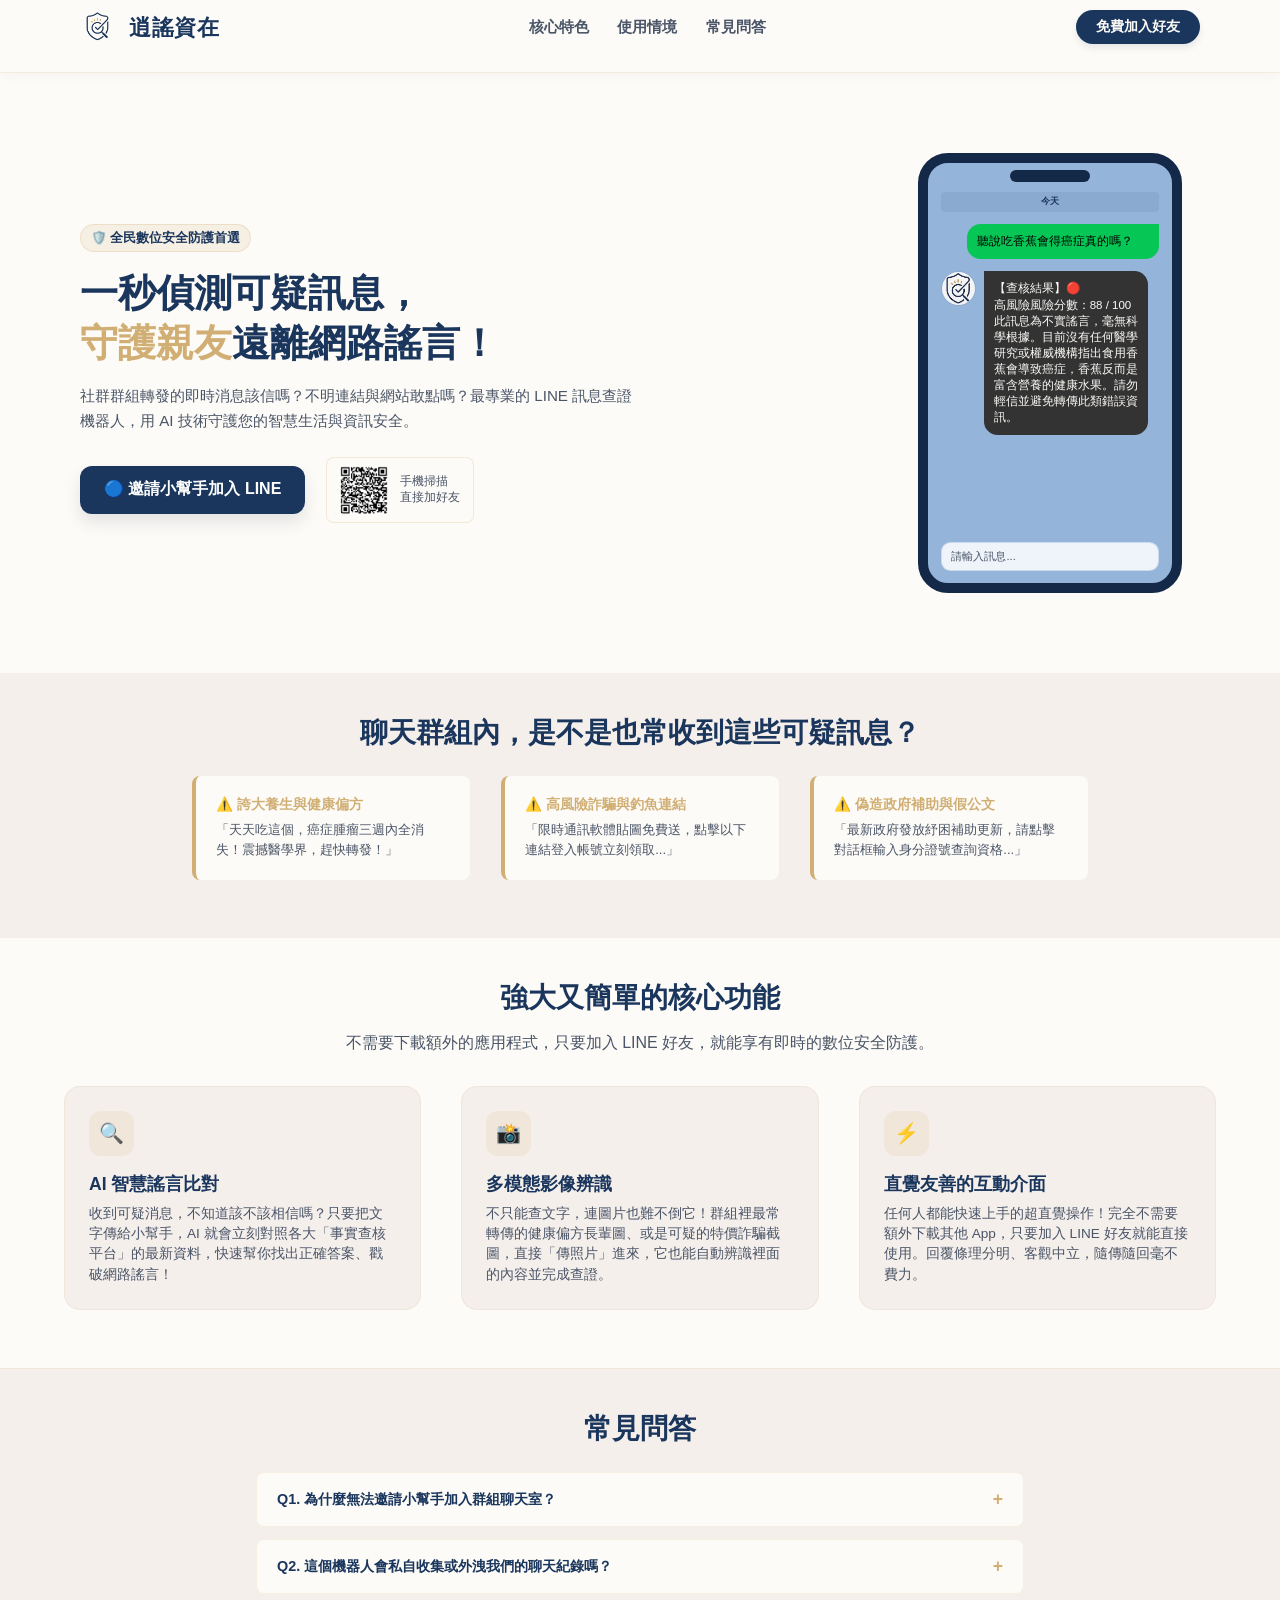
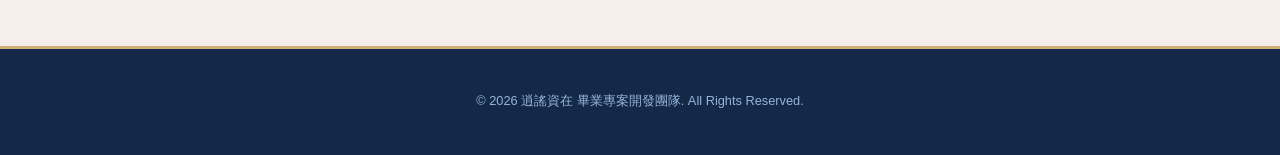
<file: index.html>
<!DOCTYPE html>
<html lang="zh-TW">
<head>
    <meta charset="UTF-8">
    <meta name="viewport" content="width=device-width, initial-scale=1.0">
    <title>逍謠資在 - 訊息查證小幫手</title>
    <link rel="stylesheet" href="index.css">
</head>
<body>

    <nav class="navbar">
        <div class="navbar-container">
            <a href="#" class="logo-container">
                <img src="666.png" alt="消謠資在 Logo" class="navbar-logo">
                <span class="logo-text">逍謠資在</span>
            </a>
            
            <div class="nav-links">
                <a href="#features">核心特色</a>
                <a href="#scenarios">使用情境</a>
                <a href="#faq">常見問答</a>
            </div>
            
            <a href="https://line.me/R/ti/p/@205mmggt" class="btn-nav-download">免費加入好友</a>
        </div>
    </nav>

    <header class="hero-section">
        <div class="hero-content">
            <span class="badge">🛡️ 全民數位安全防護首選</span>
            <h1 class="hero-title">
                一秒偵測可疑訊息，<br><span>守護親友</span>遠離網路謠言！
            </h1>
            <p class="hero-desc">
                社群群組轉發的即時消息該信嗎？不明連結與網站敢點嗎？最專業的 LINE 訊息查證機器人，用 AI 技術守護您的智慧生活與資訊安全。
            </p>
            <div id="download" class="cta-area">
                <a href="#" class="btn-main-cta">
                    🔵 邀請小幫手加入 LINE
                </a>
                <div class="qr-code-box">
                    <img src="QR.png" alt="QR Code" class="qr-mock-img">
                    <div class="qr-text">手機掃描<br>直接加好友</div>
                </div>
            </div>
        </div>

        <div class="hero-image-area">
            <div class="phone-mockup">
                <div class="phone-earpiece"></div>
                <div class="chat-area">
                    <div class="msg-time">今天</div>
                    <div class="msg-right">
                    聽說吃香蕉會得癌症真的嗎？
                    </div>
                    <div class="bot-msg-wrapper">
    <img src="LOGO5.jpg" alt="消謠資在 Logo" class="bot-avatar">
    <div class="msg-left">
        【查核結果】🔴
        <br>高風險風險分數：88 / 100
        <br>此訊息為不實謠言，毫無科學根據。目前沒有任何醫學研究或權威機構指出食用香蕉會導致癌症，香蕉反而是富含營養的健康水果。請勿輕信並避免轉傳此類錯誤資訊。
    </div>
</div>
                    
                </div>
                <div class="phone-input-mock">請輸入訊息...</div>
            </div>
        </div>
    </header>

    <section id="scenarios" class="scenarios-section">
        <h2 class="section-title">聊天群組內，是不是也常收到這些可疑訊息？</h2>
        <div class="scenarios-grid">
            <div class="scenario-card">
                <p class="scenario-tag">⚠️ 誇大養生與健康偏方</p>
                <p class="scenario-text">「天天吃這個，癌症腫瘤三週內全消失！震撼醫學界，趕快轉發！」</p>
            </div>
            <div class="scenario-card">
                <p class="scenario-tag">⚠️ 高風險詐騙與釣魚連結</p>
                <p class="scenario-text">「限時通訊軟體貼圖免費送，點擊以下連結登入帳號立刻領取...」</p>
            </div>
            <div class="scenario-card">
                <p class="scenario-tag">⚠️ 偽造政府補助與假公文</p>
                <p class="scenario-text">「最新政府發放紓困補助更新，請點擊對話框輸入身分證號查詢資格...」</p>
            </div>
        </div>
    </section>

    <section id="features" class="features-section">
        <div class="features-container">
            <div class="features-header">
                <h2 class="section-title" style="margin-bottom: 1rem;">強大又簡單的核心功能</h2>
                <p style="color: #4A5568; text-align: center; margin: 0;">不需要下載額外的應用程式，只要加入 LINE 好友，就能享有即時的數位安全防護。</p>
            </div>
            
            <div class="features-grid">
                <div class="feature-card">
                    <div class="feature-icon">🔍</div>
                    <h3>AI 智慧謠言比對</h3>
                    <p>收到可疑消息，不知道該不該相信嗎？只要把文字傳給小幫手，AI 就會立刻對照各大「事實查核平台」的最新資料，快速幫你找出正確答案、戳破網路謠言！</p>
                </div>
                <div class="feature-card">
                    <div class="feature-icon">📸</div>
                    <h3>多模態影像辨識</h3>
                    <p>不只能查文字，連圖片也難不倒它！群組裡最常轉傳的健康偏方長輩圖、或是可疑的特價詐騙截圖，直接「傳照片」進來，它也能自動辨識裡面的內容並完成查證。</p>
                </div>
                <div class="feature-card">
                    <div class="feature-icon">⚡</div>
                    <h3>直覺友善的互動介面</h3>
                    <p>任何人都能快速上手的超直覺操作！完全不需要額外下載其他 App，只要加入 LINE 好友就能直接使用。回覆條理分明、客觀中立，隨傳隨回毫不費力。</p>
                </div>
            </div>
        </div>
    </section>

    <section id="faq" class="faq-section">
        <div class="faq-container">
            <h2 class="section-title">常見問答</h2>
            
            <div class="faq-item">
                <button class="faq-btn">
                    <span>Q1. 為什麼無法邀請小幫手加入群組聊天室？</span>
                    <span class="faq-icon">+</span>
                </button>
                <div class="faq-content">
                    <p>
                        根據 LINE 官方規範，一個聊天群組內**只能存在一個聊天機器人**。如果您發現無法邀請，請檢查群組內是否已經有其他機器人（如美玉姨、防詐達人等），將其移出後即可順利邀請進群。
                    </p>
                </div>
            </div>

            <div class="faq-item">
                <button class="faq-btn">
                    <span>Q2. 這個機器人會私自收集或外洩我們的聊天紀錄嗎？</span>
                    <span class="faq-icon">+</span>
                </button>
                <div class="faq-content">
                    <p>
                        完全不會！本機器人嚴格遵循資安與隱私規範，只有在群組收到「疑似謠言或含有特定網址」的訊息時，才會觸發後台進行自動比對。我們絕不儲存、亦不外洩任何使用者的私密對話紀錄，請安心使用。
                    </p>
                </div>
            </div>
        </div>
    </section>

    <footer class="footer">
        <p>© 2026 逍謠資在 畢業專案開發團隊. All Rights Reserved.</p>
    </footer>

    <script>
        // FAQ 的摺疊互動腳本
        document.querySelectorAll('.faq-btn').forEach(button => {
            button.addEventListener('click', () => {
                const content = button.nextElementSibling;
                const icon = button.querySelector('.faq-icon');
                
                if (content.style.maxHeight && content.style.maxHeight !== '0px') {
                    content.style.maxHeight = '0px';
                    icon.style.transform = 'rotate(0deg)';
                    icon.textContent = '+';
                } else {
                    content.style.maxHeight = content.scrollHeight + 'px';
                    icon.style.transform = 'rotate(45deg)';
                    icon.textContent = '×';
                }
            });
        });
    </script>
</body>
</html>
</file>
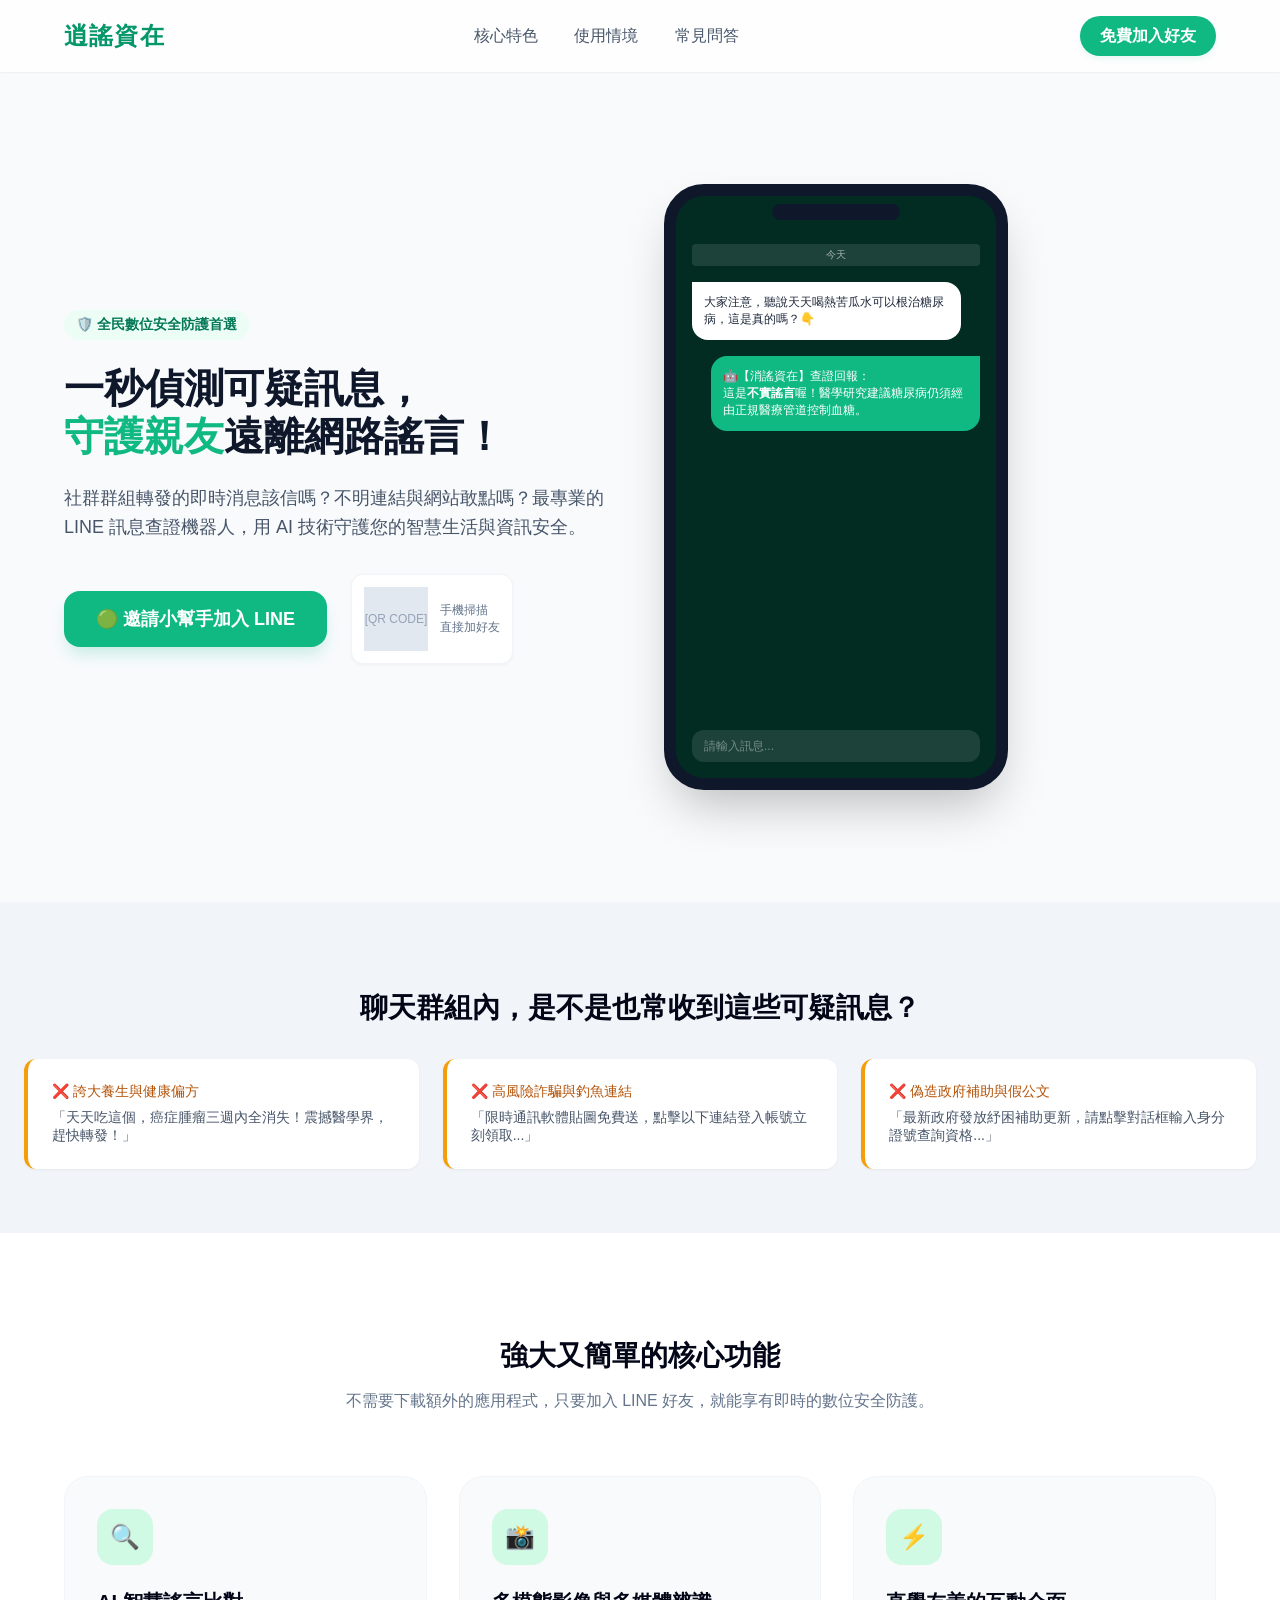
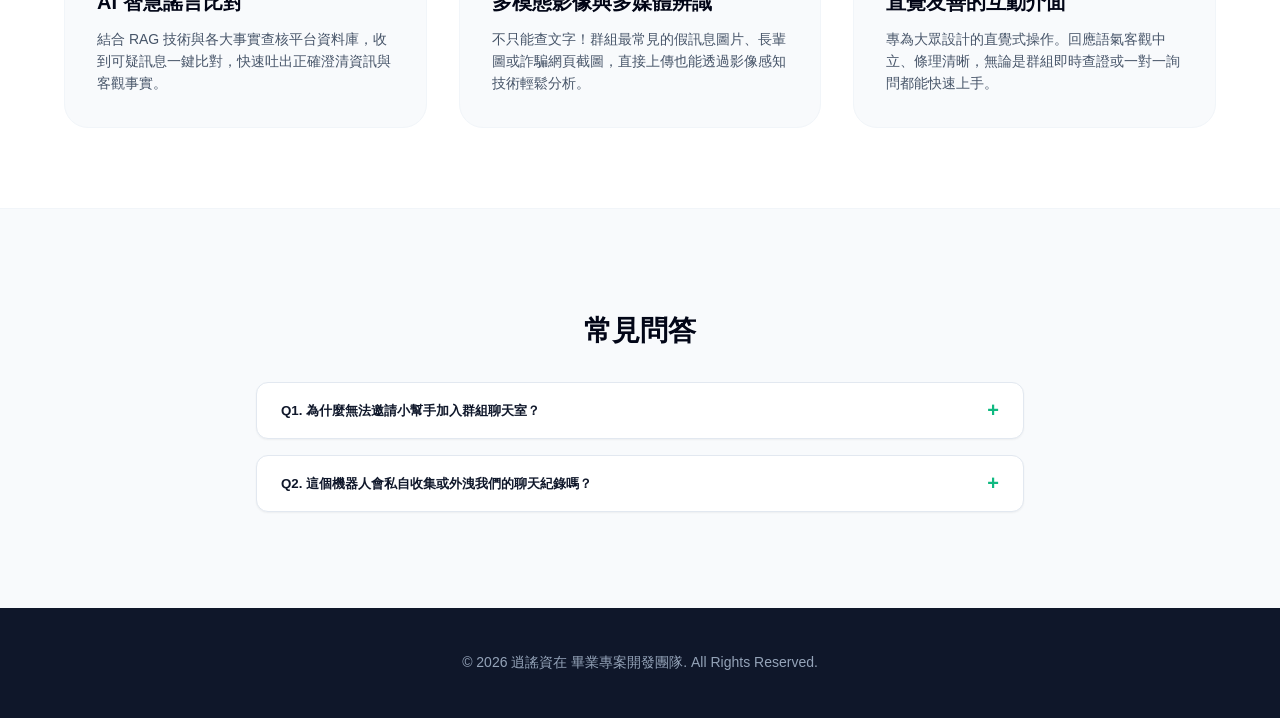
<file: for.html>
<!DOCTYPE html>
<html lang="zh-TW">
<head>
    <meta charset="UTF-8">
    <meta name="viewport" content="width=device-width, initial-scale=1.0">
    <title>逍謠資在 - 訊息查證小幫手</title>
    <link rel="stylesheet" href="for.css">
</head>
<body>

    <nav class="navbar">
        <div class="navbar-container">
            <a href="#" class="logo">逍謠資在</a>
            <div class="nav-links">
                <a href="#features">核心特色</a>
                <a href="#scenarios">使用情境</a>
                <a href="#faq">常見問答</a>
            </div>
            <a href="#download" class="btn-nav-download">免費加入好友</a>
        </div>
    </nav>

    <header class="hero-section">
        <div class="hero-content">
            <span class="badge">🛡️ 全民數位安全防護首選</span>
            <h1 class="hero-title">
                一秒偵測可疑訊息，<br><span>守護親友</span>遠離網路謠言！
            </h1>
            <p class="hero-desc">
                社群群組轉發的即時消息該信嗎？不明連結與網站敢點嗎？最專業的 LINE 訊息查證機器人，用 AI 技術守護您的智慧生活與資訊安全。
            </p>
            <div id="download" class="cta-area">
                <a href="#" class="btn-main-cta">
                    🟢 邀請小幫手加入 LINE
                </a>
                <div class="qr-code-box">
                    <div class="qr-mock">[QR CODE]</div>
                    <div class="qr-text">手機掃描<br>直接加好友</div>
                </div>
            </div>
        </div>

        <div class="hero-image-area">
            <div class="phone-mockup">
                <div class="phone-earpiece"></div>
                <div class="chat-area">
                    <div class="msg-time">今天</div>
                    <div class="msg-left">
                        大家注意，聽說天天喝熱苦瓜水可以根治糖尿病，這是真的嗎？👇
                    </div>
                    <div class="msg-right">
                        🤖【消謠資在】查證回報：<br>這是<b>不實謠言</b>喔！醫學研究建議糖尿病仍須經由正規醫療管道控制血糖。
                    </div>
                </div>
                <div class="phone-input-mock">請輸入訊息...</div>
            </div>
        </div>
    </header>

    <section id="scenarios" class="scenarios-section">
        <h2 class="section-title">聊天群組內，是不是也常收到這些可疑訊息？</h2>
        <div class="scenarios-grid">
            <div class="scenario-card">
                <p class="scenario-tag">❌ 誇大養生與健康偏方</p>
                <p class="scenario-text">「天天吃這個，癌症腫瘤三週內全消失！震撼醫學界，趕快轉發！」</p>
            </div>
            <div class="scenario-card">
                <p class="scenario-tag">❌ 高風險詐騙與釣魚連結</p>
                <p class="scenario-text">「限時通訊軟體貼圖免費送，點擊以下連結登入帳號立刻領取...」</p>
            </div>
            <div class="scenario-card">
                <p class="scenario-tag">❌ 偽造政府補助與假公文</p>
                <p class="scenario-text">「最新政府發放紓困補助更新，請點擊對話框輸入身分證號查詢資格...」</p>
            </div>
        </div>
    </section>

    <section id="features" class="features-section">
        <div class="features-container">
            <div class="features-header">
                <h2 class="section-title" style="margin-bottom: 1rem;">強大又簡單的核心功能</h2>
                <p style="color: #64748b; text-align: center; margin: 0;">不需要下載額外的應用程式，只要加入 LINE 好友，就能享有即時的數位安全防護。</p>
            </div>
            
            <div class="features-grid">
                <div class="feature-card">
                    <div class="feature-icon">🔍</div>
                    <h3>AI 智慧謠言比對</h3>
                    <p>結合 RAG 技術與各大事實查核平台資料庫，收到可疑訊息一鍵比對，快速吐出正確澄清資訊與客觀事實。</p>
                </div>
                <div class="feature-card">
                    <div class="feature-icon">📸</div>
                    <h3>多模態影像與多媒體辨識</h3>
                    <p>不只能查文字！群組最常見的假訊息圖片、長輩圖或詐騙網頁截圖，直接上傳也能透過影像感知技術輕鬆分析。</p>
                </div>
                <div class="feature-card">
                    <div class="feature-icon">⚡</div>
                    <h3>直覺友善的互動介面</h3>
                    <p>專為大眾設計的直覺式操作。回應語氣客觀中立、條理清晰，無論是群組即時查證或一對一詢問都能快速上手。</p>
                </div>
            </div>
        </div>
    </section>

    <section id="faq" class="faq-section">
        <div class="faq-container">
            <h2 class="section-title">常見問答</h2>
            
            <div class="faq-item">
                <button class="faq-btn">
                    <span>Q1. 為什麼無法邀請小幫手加入群組聊天室？</span>
                    <span class="faq-icon">+</span>
                </button>
                <div class="faq-content">
                    <p>
                        根據 LINE 官方規範，一個聊天群組內**只能存在一個聊天機器人**。如果您發現無法邀請，請檢查群組內是否已經有其他機器人（如美玉姨、防詐達人等），將其移出後即可順利邀請進群。
                    </p>
                </div>
            </div>

            <div class="faq-item">
                <button class="faq-btn">
                    <span>Q2. 這個機器人會私自收集或外洩我們的聊天紀錄嗎？</span>
                    <span class="faq-icon">+</span>
                </button>
                <div class="faq-content">
                    <p>
                        完全不會！本機器人嚴格遵循資安與隱私規範，只有在群組收到「疑似謠言或含有特定網址」的訊息時，才會觸發後台進行自動比對。我們絕不儲存、亦不外洩任何使用者的私密對話紀錄，請安心使用。
                    </p>
                </div>
            </div>
        </div>
    </section>

    <footer class="footer">
        <p>© 2026 逍謠資在 畢業專案開發團隊. All Rights Reserved.</p>
    </footer>

    <script>
        document.querySelectorAll('.faq-btn').forEach(button => {
            button.addEventListener('click', () => {
                const content = button.nextElementSibling;
                const icon = button.querySelector('.faq-icon');
                
                if (content.style.maxHeight && content.style.maxHeight !== '0px') {
                    content.style.maxHeight = '0px';
                    icon.style.transform = 'rotate(0deg)';
                    icon.textContent = '+';
                } else {
                    content.style.maxHeight = content.scrollHeight + 'px';
                    icon.style.transform = 'rotate(45deg)';
                    icon.textContent = '×';
                }
            });
        });
    </script>
</body>
</html>
</file>
<file: index.css>
@charset "UTF-8";

/* �����¦���] */
*, *::before, *::after {
    box-sizing: border-box;
}

html {
    scroll-behavior: smooth;
}

body {
    background-color: #FDFBF7; /* ���o�̥եD�� */
    color: #1A365D; /* �`���x�Ť�r */
    font-family: -apple-system, BlinkMacSystemFont, "Segoe UI", Roboto, "Helvetica Neue", Arial, sans-serif;
    margin: 0;
    padding: 0;
    -webkit-tap-highlight-color: transparent;
}

/* ==========================================================================
   �����C (Navbar) �T�����֤߬[�c - ���������Y�}��
   ========================================================================== */
.navbar {
    background-color: rgba(253, 251, 247, 0.95);
    backdrop-filter: blur(8px);
    -webkit-backdrop-filter: blur(8px);
    position: sticky;
    top: 0;
    z-index: 100;
    box-shadow: 0 2px 10px rgba(26, 54, 93, 0.04);
    border-bottom: 1px solid rgba(209, 175, 116, 0.2);
}

.navbar-container {
    max-width: 1152px;
    margin: 0 auto;
    padding: 0.6rem 1rem; /* �Y��W�U����Z�A����ʺݧ�h�Ŷ� */
    display: block; /* �ϥάۮe�ʳ̰����G�� */
    text-align: justify;
}

/* �إߤ@�Ӱ��b�����k��ݹ���� */
.navbar-container::after {
    content: '';
    display: inline-block;
    width: 100%;
}

/* Logo �e���G��w������ */
.logo-container {
    display: inline-block;
    vertical-align: middle;
    text-decoration: none;
    white-space: nowrap; /* �֤ߡG��������ܯ��� Logo �M��r�j���_�� */
}

.navbar-logo {
    height: 1.8rem; /* ��ʺݺ�o�ؤo */
    width: auto;
    vertical-align: middle;
    margin-right: 0.4rem;
    border-radius: 4px;
}

@media (min-width: 640px) {
    .navbar-logo {
        height: 2.2rem; /* ����ݩ�j */
        margin-right: 0.6rem;
    }
}

.logo-text {
    font-size: 1.15rem;
    font-weight: 900;
    color: #1A365D;
    letter-spacing: 0.02em;
    vertical-align: middle;
}

@media (min-width: 640px) {
    .logo-text {
        font-size: 1.35rem;
    }
}

/* ���������s�� */
.nav-links {
    display: none; /* �֤ߨ��@�G����ݪ������áA���X�Ŷ������s�P Logo */
    vertical-align: middle;
}

@media (min-width: 768px) {
    .nav-links {
        display: inline-block; /* ���O�P�q���ݤ~��ܥX�� */
    }
}

.nav-links a {
    font-weight: 600;
    color: #4A5568;
    text-decoration: none;
    margin: 0 0.75rem;
    font-size: 0.95rem;
    transition: color 0.2s;
}

.nav-links a:hover {
    color: #D1AF74;
}

/* �k���K�O�U��/�[�J�n�ͫ��s */
.btn-nav-download {
    display: inline-block;
    vertical-align: middle;
    background-color: #1A365D;
    color: #FDFBF7;
    padding: 0.4rem 0.8rem; /* ����ݸ��p������Z�A����z */
    border-radius: 9999px;
    font-weight: 700;
    text-decoration: none;
    font-size: 0.8rem; /* ����ݲ��p���r�� */
    box-shadow: 0 4px 6px rgba(26, 54, 93, 0.1);
    transition: all 0.2s;
    text-align: center;
}

@media (min-width: 640px) {
    .btn-nav-download {
        padding: 0.5rem 1.25rem;
        font-size: 0.875rem; /* ����ݫ�_�зǤj�p */
    }
}

.btn-nav-download:hover {
    background-color: #D1AF74;
    color: #1A365D;
    transform: translateY(-1px);
}


/* ==========================================================================
   ��l�϶��T�����˦� (�T�O����ݧ����y�Z)
   ========================================================================== */

/* Hero ���� */
.hero-section {
    max-width: 1152px;
    margin: 0 auto;
    padding: 2rem 1rem;
    text-align: center;
}

@media (min-width: 768px) {
    .hero-section {
        display: block;
        text-align: left;
        padding: 5rem 1rem;
    }
    .hero-content {
        display: inline-block;
        width: 50%;
        vertical-align: middle;
    }
    .hero-image-area {
        display: inline-block;
        width: 48%;
        vertical-align: middle;
        text-align: right;
    }
}

.badge {
    background-color: rgba(209, 175, 116, 0.15);
    color: #1A365D;
    font-size: 0.8rem;
    font-weight: 700;
    padding: 0.3rem 0.6rem;
    border-radius: 9999px;
    display: inline-block;
    margin-bottom: 1rem;
    border: 1px solid rgba(209, 175, 116, 0.25);
}

.hero-title {
    font-size: 1.75rem;
    font-weight: 900;
    color: #1A365D;
    line-height: 1.3;
    margin: 0 0 1rem 0;
}

@media (min-width: 768px) {
    .hero-title { font-size: 2.4rem; }
}

.hero-title span { color: #D1AF74; }

.hero-desc {
    font-size: 0.95rem;
    color: #4A5568;
    line-height: 1.6;
    margin-bottom: 1.5rem;
}

/* ���s�P QR Code */
.cta-area {
    text-align: center;
}

@media (min-width: 768px) {
    .cta-area { text-align: left; }
}

.btn-main-cta {
    display: block;
    background-color: #1A365D;
    color: white;
    font-weight: 700;
    font-size: 1rem;
    padding: 0.85rem 1.5rem;
    border-radius: 0.75rem;
    text-decoration: none;
    box-shadow: 0 8px 16px rgba(26, 54, 93, 0.12);
    transition: background-color 0.2s;
    margin-bottom: 1rem;
}

@media (min-width: 480px) {
    .btn-main-cta { display: inline-block; margin-right: 1rem; margin-bottom: 0; }
}

.btn-main-cta:hover {
    background-color: #D1AF74;
    color: #1A365D;
}

.qr-code-box {
    display: none; /* ��������ùq���M�� QR Code �϶��A�קK���� */
}

@media (min-width: 480px) {
    .qr-code-box {
        display: inline-block;
        vertical-align: middle;
        background: #FDFBF7;
        padding: 0.5rem 0.8rem;
        border-radius: 0.5rem;
        border: 1px solid rgba(209, 175, 116, 0.25);
    }
}

.qr-mock-img {
    width: 3rem;
    height: 3rem;
    vertical-align: middle;
    margin-right: 0.5rem;
    border-radius: 4px;
}

.qr-text {
    display: inline-block;
    vertical-align: middle;
    font-size: 0.75rem;
    color: #4A5568;
    text-align: left;
    line-height: 1.3;
}

/* LINE ������� */
.phone-mockup {
    width: 100%;
    max-width: 16.5rem;
    height: 440px;
    background-color: #95B4DA;
    border-radius: 30px;
    border: 10px solid #142847;
    margin: 2rem auto 0 auto;
    position: relative;
    padding: 0.8rem;
}

@media (min-width: 768px) {
    .phone-mockup { margin: 0 0 0 auto; }
}

.phone-earpiece {
    position: absolute;
    top: 0.4rem;
    left: 50%;
    transform: translateX(-50%);
    width: 5rem;
    height: 0.75rem;
    background-color: #142847;
    border-radius: 9999px;
}

.chat-area {
    margin-top: 1rem;
}

.msg-time {
    background-color: rgba(26, 54, 93, 0.08);
    color: #1A365D;
    font-size: 9px;
    text-align: center;
    border-radius: 4px;
    padding: 0.2rem 0;
    margin-bottom: 0.75rem;
    font-weight: bold;
}

.msg-left, .msg-right {
    font-size: 0.72rem;
    padding: 0.6rem;
    border-radius: 0.85rem;
    line-height: 1.4;
    margin-bottom: 0.75rem;
    max-width: 88%;
}

/* 1. �إߤ@�ӥ~�h�e���A���Y�K�P��ܮؤ����ֱ� */
.bot-msg-wrapper {
    display: flex;
    align-items: flex-start; /* ���Y�K�����ܮت����� */
    margin-bottom: 0.75rem;
    width: 100%;
}

/* 2. �����Τj�Y�K���˦� */
.bot-avatar {
    width: 2.2rem;          /* �j�Y�K�e�ס]�t�X��ܮؤj�p�վ�^ */
    height: 2.2rem;         /* �j�Y�K���� */
    border-radius: 50%;     /* ? ����G����������ΡA�� LINE �@�� */
    margin-right: 0.5rem;   /* �j�Y�K�P��ܮؤ��������Z */
    object-fit: cover;
    border: 1px solid rgba(0, 0, 0, 0.05); /* �L�z����ءA����զ��Y�K�Y�i�I�� */
}

/* 3. �y�L�ץ��쥻�������ܮس]�w */
.msg-left {
    background-color: #333333; /* �A�ثe�ϥΪ��¦�⸹ */
    color: #FDFBF7;
    padding: 0.6rem;
    border-radius: 0.85rem;
    border-top-left-radius: 0;
    line-height: 1.4;
    max-width: 75%;            /* �y�L�Y�p�̤j�e�סA���X�Ŷ����j�Y�K */
    font-size: 0.72rem;
    text-align: left;
    margin-bottom: 0;          /* ��ѥ~�h wrapper ����Z�A�o�̳] 0 */
}


.msg-right {
    background-color: #06C755;
    color: #000000;
    border-top-right-radius: 0;
    margin-left: auto;
    text-align: left; 
}

.phone-input-mock {
    position: absolute;
    bottom: 0.8rem;
    left: 0.8rem;
    right: 0.8rem;
    background-color: rgba(255, 255, 255, 0.85);
    height: 1.8rem;
    border-radius: 0.6rem;
    color: #4A5568;
    font-size: 0.7rem;
    display: flex;
    align-items: center;
    padding-left: 0.6rem;
    border: 1px solid rgba(125, 162, 206, 0.3);
}

/* �ϥα��� */
.scenarios-section {
    background-color: #F5EFEB; /* �P���x�̦� */
    padding: 2.5rem 1rem;
}

.scenarios-grid {
    max-width: 896px;
    margin: 0 auto;
}

.scenario-card {
    background: #FDFBF7;
    padding: 1.25rem;
    border-radius: 0.5rem;
    border-left: 4px solid #D1AF74;
    margin-bottom: 1rem;
    text-align: left;
}

@media (min-width: 640px) {
    .scenarios-grid {
        display: block;
        text-align: justify;
    }
    .scenarios-grid::after { content: ''; display: inline-block; width: 100%; }
    .scenario-card {
        display: inline-block;
        width: 31%;
        vertical-align: top;
        margin-bottom: 0;
    }
}

.scenario-tag {
    color: #D1AF74;
    font-weight: 700;
    font-size: 0.85rem;
    margin: 0 0 0.4rem 0;
}

.scenario-text {
    color: #4A5568;
    font-size: 0.82rem;
    margin: 0;
    line-height: 1.5;
}

/* �֤߯S�� */
.features-section {
    background: #FDFBF7;
    padding: 2.5rem 1rem;
}

.features-container {
    max-width: 1152px;
    margin: 0 auto;
}

.features-header {
    text-align: center;
    margin-bottom: 2rem;
}

.section-title {
    font-size: 1.35rem;
    font-weight: 800;
    text-align: center;
    color: #1A365D;
    line-height: 1.4;
    margin-top: 0;
}

@media (min-width: 768px) {
    .section-title { font-size: 1.75rem; }
}

.feature-card {
    padding: 1.5rem;
    background-color: #F5EFEB;
    border: 1px solid rgba(209, 175, 116, 0.15);
    border-radius: 1rem;
    margin-bottom: 1rem;
    text-align: left;
}

@media (min-width: 768px) {
    .features-grid { text-align: justify; }
    .features-grid::after { content: ''; display: inline-block; width: 100%; }
    .feature-card {
        display: inline-block;
        width: 31%;
        vertical-align: top;
        margin-bottom: 0;
    }
}

.feature-icon {
    width: 2.8rem;
    height: 2.8rem;
    background-color: rgba(209, 175, 116, 0.15);
    color: #1A365D;
    border-radius: 0.75rem;
    display: flex;
    align-items: center;
    justify-content: center;
    font-size: 1.25rem;
    margin-bottom: 1rem;
}

.feature-card h3 {
    font-size: 1.1rem;
    font-weight: 700;
    margin: 0 0 0.5rem 0;
}

.feature-card p {
    color: #4A5568;
    font-size: 0.85rem;
    line-height: 1.5;
    margin: 0;
}

/* �`���ݵ� */
.faq-section {
    background-color: #F5EFEB;
    padding: 2.5rem 1rem;
    border-top: 1px solid rgba(209, 175, 116, 0.15);
}

.faq-container {
    max-width: 48rem;
    margin: 0 auto;
}

.faq-item {
    background: #FDFBF7;
    border-radius: 0.5rem;
    border: 1px solid rgba(209, 175, 116, 0.15);
    margin-bottom: 0.75rem;
    overflow: hidden;
}

.faq-btn {
    width: 100%;
    text-align: left;
    padding: 1rem 1.25rem;
    font-weight: 700;
    color: #1A365D;
    background: none;
    border: none;
    display: flex;
    justify-content: space-between;
    align-items: center;
    cursor: pointer;
    font-size: 0.9rem;
    gap: 0.75rem;
}

.faq-icon {
    color: #D1AF74;
    font-size: 1.1rem;
    transition: transform 0.2s;
}

.faq-content {
    max-height: 0;
    overflow: hidden;
    transition: max-height 0.25s ease-out;
}

.faq-content p {
    padding: 0 1.25rem 1rem 1.25rem;
    font-size: 0.85rem;
    color: #4A5568;
    line-height: 1.5;
    margin: 0;
    border-top: 1px solid #F5EFEB;
}

/* ���� */
.footer {
    background-color: #142847;
    color: #95B4DA;
    padding: 2rem 1rem;
    text-align: center;
    font-size: 0.8rem;
    border-top: 3px solid #D1AF74;
}
</file>
<file: for.css>
@charset "UTF-8";

html {
    scroll-behavior: smooth;
}
body {
    background-color: #f8fafc;
    color: #334155;
    font-family: -apple-system, BlinkMacSystemFont, "Segoe UI", Roboto, sans-serif;
    margin: 0;
    padding: 0;
    box-sizing: border-box;
}

.navbar {
    background-color: rgba(255, 255, 255, 0.8);
    backdrop-filter: blur(8px);
    position: sticky;
    top: 0;
    z-index: 50;
    box-shadow: 0 1px 2px 0 rgba(0, 0, 0, 0.05);
}
.navbar-container {
    max-width: 1152px;
    margin: 0 auto;
    padding: 1rem 1.5rem;
    display: flex;
    justify-content: space-between;
    align-items: center;
}
.logo {
    font-size: 1.5rem;
    font-weight: 900;
    color: #059669;
    letter-spacing: 0.05em;
    text-decoration: none;
}
.nav-links a {
    margin-right: 2rem;
    font-weight: 500;
    color: #475569;
    text-decoration: none;
    transition: color 0.2s;
}
.nav-links a:hover {
    color: #059669;
}
.btn-nav-download {
    background-color: #10b981;
    color: white;
    padding: 0.6rem 1.25rem;
    border-radius: 9999px;
    font-weight: 600;
    text-decoration: none;
    box-shadow: 0 4px 6px -1px rgba(16, 185, 129, 0.1);
    transition: all 0.2s;
}
.btn-nav-download:hover {
    background-color: #059669;
    transform: translateY(-1px);
}

.hero-section {
    max-width: 1152px;
    margin: 0 auto;
    padding: 4rem 1.5rem;
    display: flex;
    flex-direction: column;
    align-items: center;
    gap: 3rem;
}
@media (min-width: 768px) {
    .hero-section {
        flex-direction: row;
        padding: 7rem 1.5rem;
    }
    .hero-content {
        width: 50%;
        text-align: left;
    }
    .hero-image-area {
        width: 50%;
    }
}
.badge {
    background-color: #ecfdf5;
    color: #047857;
    font-size: 0.875rem;
    font-weight: 700;
    padding: 0.37rem 0.75rem;
    border-radius: 9999px;
    display: inline-block;
    margin-bottom: 1.5rem;
}
.hero-title {
    font-size: 2.5rem;
    font-weight: 900;
    color: #0f172a;
    line-height: 1.2;
    margin: 0 0 1.5rem 0;
}
.hero-title span {
    color: #10b981;
}
.hero-desc {
    font-size: 1.125rem;
    color: #475569;
    line-height: 1.6;
    margin-bottom: 2rem;
}
.cta-area {
    display: flex;
    flex-direction: column;
    align-items: center;
    gap: 1.5rem;
}
@media (min-width: 640px) {
    .cta-area {
        flex-direction: row;
    }
}
.btn-main-cta {
    background-color: #10b981;
    color: white;
    font-weight: 700;
    font-size: 1.125rem;
    padding: 1rem 2rem;
    border-radius: 1rem;
    text-decoration: none;
    box-shadow: 0 10px 15px -3px rgba(16, 185, 129, 0.2);
    transition: background-color 0.2s;
    text-align: center;
    width: 100%;
}
@media (min-width: 640px) {
    .btn-main-cta { width: auto; }
}
.btn-main-cta:hover {
    background-color: #059669;
}
.qr-code-box {
    display: flex;
    align-items: center;
    gap: 0.75rem;
    background: white;
    padding: 0.75rem;
    border-radius: 0.75rem;
    border: 1px solid #f1f5f9;
    box-shadow: 0 1px 3px rgba(0,0,0,0.05);
}
.qr-mock {
    width: 4rem;
    height: 4rem;
    background-color: #e2e8f0;
    display: flex;
    align-items: center;
    justify-content: center;
    font-size: 0.75rem;
    color: #94a3b8;
}
.qr-text {
    font-size: 0.75rem;
    color: #64748b;
    text-align: left;
}

.phone-mockup {
    width: 18rem;
    height: 550px;
    background-color: #022c22;
    border-radius: 40px;
    border: 12px solid #0f172a;
    box-shadow: 0 25px 50px -12px rgba(0, 0, 0, 0.25);
    position: relative;
    padding: 1rem;
    display: flex;
    flex-direction: column;
    justify-content: space-between;
}
.phone-earpiece {
    position: absolute;
    top: 0.5rem;
    left: 50%;
    transform: translateX(-50%);
    width: 8rem;
    height: 1rem;
    background-color: #0f172a;
    border-radius: 9999px;
}
.chat-area {
    margin-top: 2rem;
    display: flex;
    flex-direction: column;
    gap: 1rem;
}
.msg-time {
    background-color: rgba(255,255,255,0.1);
    color: rgba(255,255,255,0.6);
    font-size: 10px;
    text-align: center;
    border-radius: 4px;
    padding: 0.25rem 0;
}
.msg-left {
    background-color: white;
    color: #1e293b;
    font-size: 0.75rem;
    padding: 0.75rem;
    border-radius: 1rem;
    border-top-left-radius: 0;
    max-width: 85%;
}
.msg-right {
    background-color: #10b981;
    color: white;
    font-size: 0.75rem;
    padding: 0.75rem;
    border-radius: 1rem;
    border-top-right-radius: 0;
    max-width: 85%;
    margin-left: auto;
}
.phone-input-mock {
    background-color: rgba(255,255,255,0.1);
    width: 100%;
    height: 2rem;
    border-radius: 0.75rem;
    color: rgba(255,255,255,0.4);
    font-size: 0.75rem;
    display: flex;
    align-items: center;
    padding-left: 0.75rem;
    box-sizing: border-box;
}

.scenarios-section {
    background-color: #f1f5f9;
    padding: 4rem 0;
}
.section-title {
    font-size: 1.75rem;
    font-weight: 700;
    text-align: center;
    color: #020617;
    margin-bottom: 2rem;
}
.scenarios-grid {
    max-w: 896px;
    margin: 0 auto;
    padding: 0 1.5rem;
    display: grid;
    gap: 1.5rem;
}
@media (min-width: 640px) {
    .scenarios-grid { grid-template-columns: repeat(3, minmax(0, 1fr)); }
}
.scenario-card {
    background: white;
    padding: 1.5rem;
    border-radius: 0.75rem;
    box-shadow: 0 1px 3px rgba(0,0,0,0.05);
    border-left: 4px solid #f59e0b;
}
.scenario-tag {
    color: #b45309;
    font-weight: 500;
    font-size: 0.875rem;
    margin: 0 0 0.5rem 0;
}
.scenario-text {
    color: #475569;
    font-size: 0.875rem;
    margin: 0;
}

.features-section {
    background: white;
    padding: 5rem 0;
}
.features-container {
    max-width: 1152px;
    margin: 0 auto;
    padding: 0 1.5rem;
}
.features-header {
    text-align: center;
    max-width: 42rem;
    margin: 0 auto 4rem auto;
}
.features-grid {
    display: grid;
    gap: 2rem;
}
@media (min-width: 768px) {
    .features-grid { grid-template-columns: repeat(3, minmax(0, 1fr)); }
}
.feature-card {
    padding: 2rem;
    background-color: #f8fafc;
    border: 1px solid #f1f5f9;
    border-radius: 1.5rem;
    transition: all 0.3s;
}
.feature-card:hover {
    background-color: white;
    box-shadow: 0 20px 25px -5px rgba(0, 0, 0, 0.1);
}
.feature-icon {
    width: 3.5rem;
    height: 3.5rem;
    background-color: #d1fae5;
    color: #059669;
    border-radius: 1rem;
    display: flex;
    align-items: center;
    justify-content: center;
    font-size: 1.5rem;
    margin-bottom: 1.5rem;
}
.feature-card h3 {
    font-size: 1.25rem;
    font-weight: 700;
    color: #020617;
    margin: 0 0 0.75rem 0;
}
.feature-card p {
    color: #475569;
    font-size: 0.875rem;
    line-height: 1.6;
    margin: 0;
}

.faq-section {
    background-color: #f8fafc;
    padding: 5rem 0;
    border-top: 1px solid #f1f5f9;
}
.faq-container {
    max-width: 48rem;
    margin: 0 auto;
    padding: 0 1.5rem;
}
.faq-item {
    background: white;
    border-radius: 0.75rem;
    border: 1px solid #e2e8f0;
    margin-bottom: 1rem;
    overflow: hidden;
    box-shadow: 0 1px 2px rgba(0,0,0,0.05);
}
.faq-btn {
    width: 100%;
    text-align: left;
    padding: 1rem 1.5rem;
    font-weight: 700;
    color: #0f172a;
    background: none;
    border: none;
    display: flex;
    justify-content: space-between;
    align-items: center;
    cursor: pointer;
}
.faq-icon {
    color: #10b981;
    font-size: 1.25rem;
    transition: transform 0.2s;
}
.faq-content {
    max-height: 0;
    overflow: hidden;
    transition: max-height 0.3s ease-in-out;
}
.faq-content p {
    padding: 0 1.5rem 1rem 1.5rem;
    font-size: 0.875rem;
    color: #475569;
    line-height: 1.6;
    margin: 0;
    border-top: 1px solid #f8fafc;
}

.footer {
    background-color: #0f172a;
    color: #94a3b8;
    padding: 2rem 0;
    text-align: center;
    font-size: 0.875rem;
}
</file>
